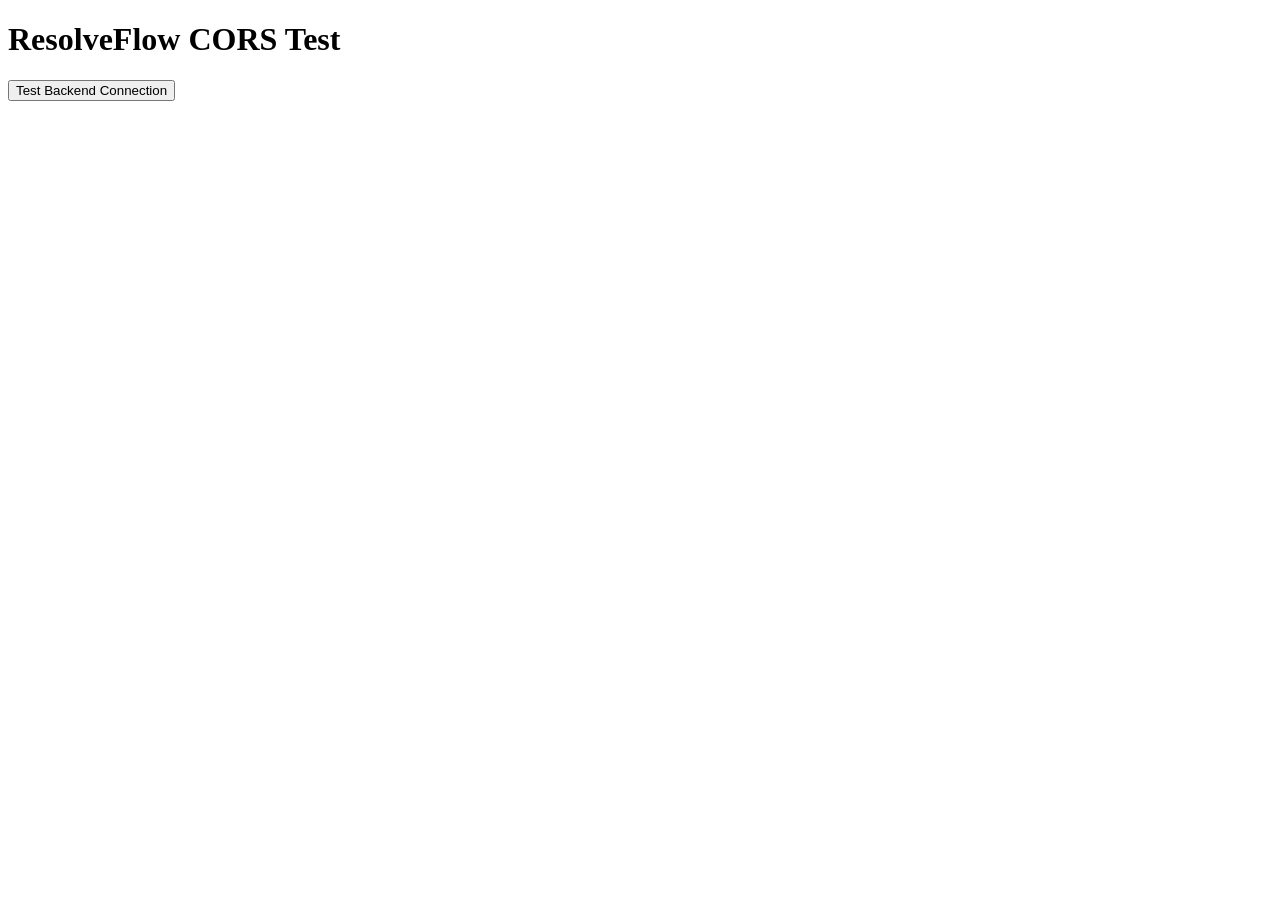
<file: resolveflow-frontend/index.html>
<!DOCTYPE html>
<html lang="en">
<head>
    <meta charset="UTF-8">
    <title>CORS Test</title>
</head>
<body>
    <h1>ResolveFlow CORS Test</h1>
    <button onclick="testConnection()">Test Backend Connection</button>
    <pre id="result"></pre>

    <script>
        async function testConnection() {
            const resultEl = document.getElementById('result');
            resultEl.textContent = 'Testing...';
            try {
                const response = await fetch('http://localhost:8080/api/auth/register', {
                    method: 'POST',
                    headers: {
                        'Content-Type': 'application/json'
                    },
                    body: JSON.stringify({
                        username: 'corstest',
                        email: 'corstest@example.com',
                        password: 'test'
                    })
                });
                const text = await response.text();
                resultEl.textContent = 'Status: ' + response.status + '\n\nResponse body:\n' + text;
            } catch (err) {
                resultEl.textContent = 'Error: ' + err.message + '\n\nThis usually means CORS is blocking the request or the backend is not running.';
            }
        }
    </script>
</body>
</html>
</file>
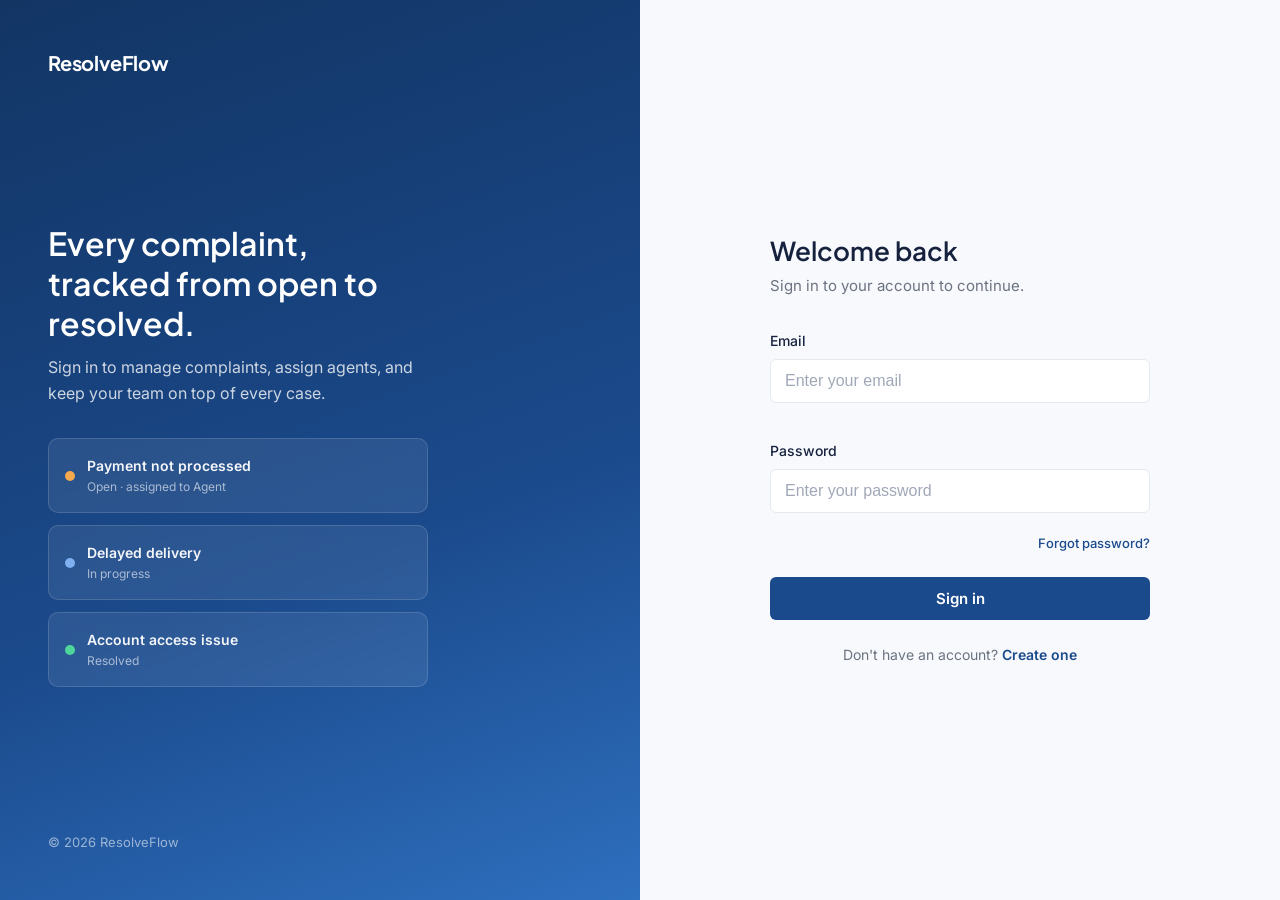
<file: resolveflow-frontend/dashboard.html>
<!DOCTYPE html>
<html lang="en">
<head>
  <meta charset="UTF-8">
  <meta name="viewport" content="width=device-width, initial-scale=1.0">
  <title>Dashboard — ResolveFlow</title>

  <link rel="preconnect" href="https://fonts.googleapis.com">
  <link href="https://fonts.googleapis.com/css2?family=Inter:wght@400;500;600&family=Plus+Jakarta+Sans:wght@600;700&display=swap" rel="stylesheet">

  <link rel="stylesheet" href="css/style.css">
  <link rel="stylesheet" href="css/dashboard.css">
</head>
<body>

  <div class="app-shell">

    <!-- Top nav -->
    <nav class="app-nav">
      <div class="app-nav__logo">ResolveFlow</div>
      <div class="app-nav__right">
        <div class="app-nav__user">
          <div class="app-nav__avatar" id="nav-avatar">?</div>
          <div class="app-nav__user-info">
            <span class="app-nav__user-name" id="nav-name">—</span>
            <span class="app-nav__user-role" id="nav-role">—</span>
          </div>
        </div>
        <button class="app-nav__logout" id="logout-btn">Log out</button>
      </div>
    </nav>

    <!-- Main content -->
    <main class="app-main">
      <div class="app-main__header">
        <div>
          <h1 id="page-title">My Complaints</h1>
          <p id="page-subtitle">Track the status of complaints you've raised.</p>
        </div>
        <button class="btn btn-primary" id="new-complaint-btn">+ New Complaint</button>
      </div>

      <div class="status-filter" id="agent-filter-bar" style="display: none;">
        <button class="status-filter__btn active" data-filter="active">Active</button>
        <button class="status-filter__btn" data-filter="resolved">Resolved</button>
        <button class="status-filter__btn" data-filter="all">All</button>
      </div>

      <div class="loading-text" id="loading-text">Loading…</div>

      <div class="empty-state" id="empty-state" style="display: none;">
        <h3 id="empty-title">No complaints yet</h3>
        <p id="empty-subtitle">When you raise a complaint, it'll show up here.</p>
      </div>

      <div class="complaint-list" id="complaint-list"></div>
    </main>

  </div>

  <!-- New Complaint modal (customer only) -->
  <div class="modal-overlay" id="new-complaint-overlay">
    <div class="modal">
      <div class="modal__header">
        <h2>Raise a complaint</h2>
        <button class="modal__close" id="new-complaint-close" aria-label="Close">&times;</button>
      </div>

      <div class="alert alert-danger" id="new-complaint-alert" role="alert"></div>

      <form id="new-complaint-form" novalidate>
        <div class="field">
          <label for="title">Title</label>
          <input type="text" id="title" name="title" placeholder="Brief summary of the issue" required>
          <span class="field-error"></span>
        </div>

        <div class="field">
          <label for="categoryId">Category</label>
          <select id="categoryId" name="categoryId" required>
            <option value="">Select a category</option>
          </select>
          <span class="field-error"></span>
        </div>

        <div class="field">
          <label for="priority">Priority</label>
          <select id="priority" name="priority" required>
            <option value="">Select priority</option>
            <option value="LOW">Low</option>
            <option value="MEDIUM">Medium</option>
            <option value="HIGH">High</option>
          </select>
          <span class="field-error"></span>
        </div>

        <div class="field">
          <label for="description">Description</label>
          <textarea id="description" name="description" placeholder="Describe the issue in detail" required></textarea>
          <span class="field-error"></span>
        </div>

        <button type="submit" class="btn btn-primary btn-block" id="new-complaint-submit">Submit complaint</button>
      </form>
    </div>
  </div>

  <!-- Complaint detail modal (customer: view only | agent: update status) -->
  <div class="modal-overlay" id="detail-overlay">
    <div class="modal">
      <div class="modal__header">
        <h2 id="detail-title">Complaint details</h2>
        <button class="modal__close" id="detail-close" aria-label="Close">&times;</button>
      </div>

      <div id="detail-body"></div>

      <!-- Agent-only: update status form -->
      <div id="agent-update-section" style="display: none;">
        <div class="detail-section-label">Update status</div>

        <div class="alert alert-danger" id="update-status-alert" role="alert"></div>

        <form id="update-status-form" novalidate>
          <div class="field">
            <label for="status">Status</label>
            <select id="status" name="status" required>
              <option value="APPROVED">Approved</option>
              <option value="REJECTED">Rejected</option>
              <option value="ASSIGNED">Assigned</option>
              <option value="IN_PROGRESS">In progress</option>
              <option value="RESOLVED">Resolved</option>
              <option value="CLOSED">Closed</option>
            </select>
            <span class="field-error"></span>
          </div>

          <div class="field">
            <label for="resolutionRemarks">Resolution remarks</label>
            <textarea id="resolutionRemarks" name="resolutionRemarks" placeholder="Optional notes about this update"></textarea>
            <span class="field-error"></span>
          </div>

          <button type="submit" class="btn btn-primary btn-block" id="update-status-submit">Update status</button>
        </form>
      </div>
    </div>
  </div>

  <script src="js/config.js"></script>
  <script src="js/api.js"></script>
  <script src="js/auth.js"></script>
  <script src="js/dashboard.js"></script>
</body>
</html>
</file>
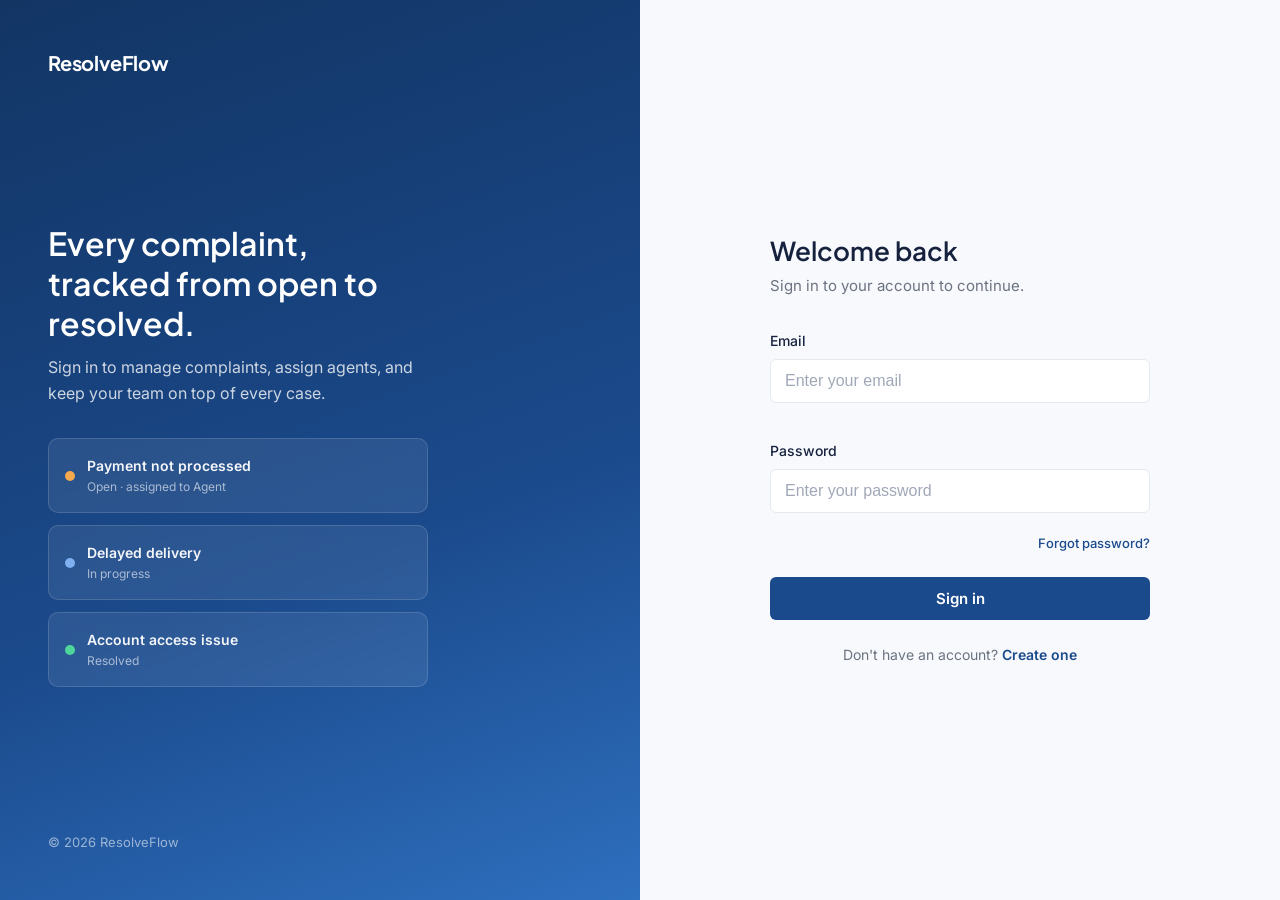
<file: resolveflow-frontend/login.html>
<!DOCTYPE html>
<html lang="en">
<head>
  <meta charset="UTF-8">
  <meta name="viewport" content="width=device-width, initial-scale=1.0">
  <title>Sign in — ResolveFlow</title>
 
  <link rel="preconnect" href="https://fonts.googleapis.com">
  <link href="https://fonts.googleapis.com/css2?family=Inter:wght@400;500;600&family=Plus+Jakarta+Sans:wght@600;700&display=swap" rel="stylesheet">
 
  <link rel="stylesheet" href="css/style.css">
  <link rel="stylesheet" href="css/auth.css">
</head>
<body>
 
  <div class="auth-layout">
 
    <!-- Brand panel -->
    <aside class="auth-brand">
      <div class="auth-brand__logo">ResolveFlow</div>
 
      <div class="auth-brand__body">
        <h1>Every complaint, tracked from open to resolved.</h1>
        <p>Sign in to manage complaints, assign agents, and keep your team on top of every case.</p>
 
        <div class="ticket-stack" aria-hidden="true">
          <div class="ticket-card">
            <span class="ticket-card__dot dot-warning"></span>
            <div class="ticket-card__text">
              <span class="ticket-card__title">Payment not processed</span>
              <span class="ticket-card__meta">Open · assigned to Agent</span>
            </div>
          </div>
          <div class="ticket-card">
            <span class="ticket-card__dot dot-primary"></span>
            <div class="ticket-card__text">
              <span class="ticket-card__title">Delayed delivery</span>
              <span class="ticket-card__meta">In progress</span>
            </div>
          </div>
          <div class="ticket-card">
            <span class="ticket-card__dot dot-success"></span>
            <div class="ticket-card__text">
              <span class="ticket-card__title">Account access issue</span>
              <span class="ticket-card__meta">Resolved</span>
            </div>
          </div>
        </div>
      </div>
 
      <div class="auth-brand__footer">&copy; 2026 ResolveFlow</div>
    </aside>
 
    <!-- Form panel -->
    <main class="auth-form-panel">
      <div class="auth-form-card">
        <div class="auth-form-card__header">
          <h2>Welcome back</h2>
          <p>Sign in to your account to continue.</p>
        </div>
 
        <div class="alert" id="login-alert" role="alert"></div>
 
        <form id="login-form" novalidate>
          <div class="field">
            <label for="email">Email</label>
            <input type="email" id="email" name="email" placeholder="Enter your email" autocomplete="email" required>
            <span class="field-error"></span>
          </div>
 
          <div class="field">
            <label for="password">Password</label>
            <input type="password" id="password" name="password" placeholder="Enter your password" autocomplete="current-password" required>
            <span class="field-error"></span>
          </div>
 
          <div class="auth-form-links">
            <a href="forgot-password.html">Forgot password?</a>
          </div>
 
          <button type="submit" class="btn btn-primary btn-block" id="login-submit">Sign in</button>
        </form>
 
        <div class="auth-form-card__footer">
          Don't have an account? <a href="register.html">Create one</a>
        </div>
      </div>
    </main>
 
  </div>
 
  <script src="js/config.js"></script>
  <script src="js/api.js"></script>
  <script src="js/auth.js"></script>
</body>
</html>
</file>
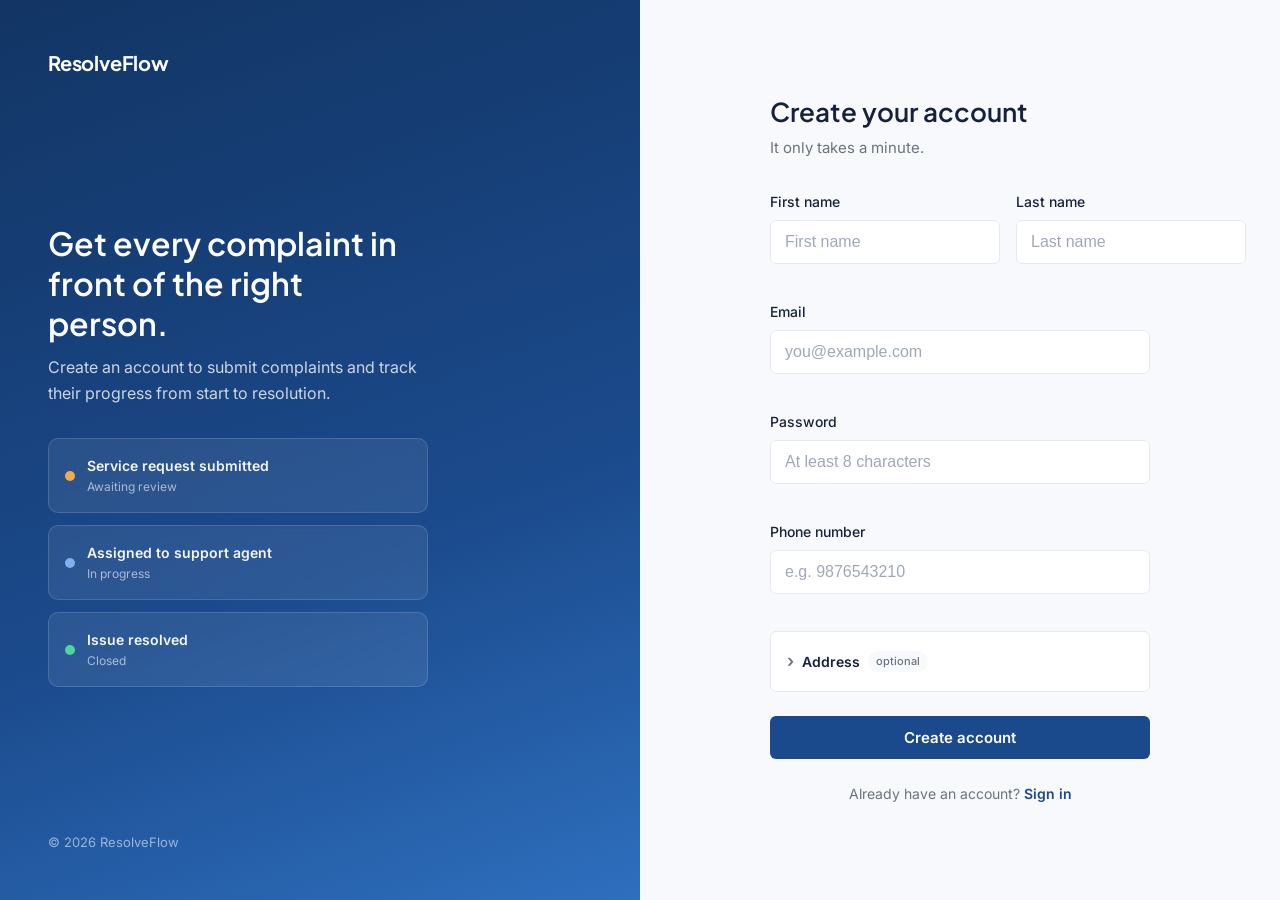
<file: resolveflow-frontend/register.html>
<!DOCTYPE html>
<html lang="en">
<head>
  <meta charset="UTF-8">
  <meta name="viewport" content="width=device-width, initial-scale=1.0">
  <title>Create account — ResolveFlow</title>
 
  <link rel="preconnect" href="https://fonts.googleapis.com">
  <link href="https://fonts.googleapis.com/css2?family=Inter:wght@400;500;600&family=Plus+Jakarta+Sans:wght@600;700&display=swap" rel="stylesheet">
 
  <link rel="stylesheet" href="css/style.css">
  <link rel="stylesheet" href="css/auth.css">
</head>
<body>
 
  <div class="auth-layout">
 
    <!-- Brand panel -->
    <aside class="auth-brand">
      <div class="auth-brand__logo">ResolveFlow</div>
 
      <div class="auth-brand__body">
        <h1>Get every complaint in front of the right person.</h1>
        <p>Create an account to submit complaints and track their progress from start to resolution.</p>
 
        <div class="ticket-stack" aria-hidden="true">
          <div class="ticket-card">
            <span class="ticket-card__dot dot-warning"></span>
            <div class="ticket-card__text">
              <span class="ticket-card__title">Service request submitted</span>
              <span class="ticket-card__meta">Awaiting review</span>
            </div>
          </div>
          <div class="ticket-card">
            <span class="ticket-card__dot dot-primary"></span>
            <div class="ticket-card__text">
              <span class="ticket-card__title">Assigned to support agent</span>
              <span class="ticket-card__meta">In progress</span>
            </div>
          </div>
          <div class="ticket-card">
            <span class="ticket-card__dot dot-success"></span>
            <div class="ticket-card__text">
              <span class="ticket-card__title">Issue resolved</span>
              <span class="ticket-card__meta">Closed</span>
            </div>
          </div>
        </div>
      </div>
 
      <div class="auth-brand__footer">&copy; 2026 ResolveFlow</div>
    </aside>
 
    <!-- Form panel -->
    <main class="auth-form-panel">
      <div class="auth-form-card">
        <div class="auth-form-card__header">
          <h2>Create your account</h2>
          <p>It only takes a minute.</p>
        </div>
 
        <div class="alert alert-danger" id="register-alert" role="alert"></div>
 
        <form id="register-form" novalidate>
 
          <div class="form-row">
            <div class="field">
              <label for="firstName">First name</label>
              <input type="text" id="firstName" name="firstName" placeholder="First name" autocomplete="given-name" required>
              <span class="field-error"></span>
            </div>
 
            <div class="field">
              <label for="lastName">Last name</label>
              <input type="text" id="lastName" name="lastName" placeholder="Last name" autocomplete="family-name" required>
              <span class="field-error"></span>
            </div>
          </div>
 
          <div class="field">
            <label for="email">Email</label>
            <input type="email" id="email" name="email" placeholder="you@example.com" autocomplete="email" required>
            <span class="field-error"></span>
          </div>
 
          <div class="field">
            <label for="password">Password</label>
            <input type="password" id="password" name="password" placeholder="At least 8 characters" autocomplete="new-password" required>
            <span class="field-error"></span>
          </div>
 
          <div class="field">
            <label for="phoneNumber">Phone number</label>
            <input type="tel" id="phoneNumber" name="phoneNumber" placeholder="e.g. 9876543210" autocomplete="tel" required>
            <span class="field-error"></span>
          </div>
 
          <details class="optional-section">
            <summary>Address <span class="optional-tag">optional</span></summary>
 
            <div class="field">
              <label for="addressLine1">Address line 1</label>
              <input type="text" id="addressLine1" name="addressLine1" placeholder="Street address" autocomplete="address-line1">
              <span class="field-error"></span>
            </div>
 
            <div class="field">
              <label for="addressLine2">Address line 2</label>
              <input type="text" id="addressLine2" name="addressLine2" placeholder="Apartment, suite, etc." autocomplete="address-line2">
              <span class="field-error"></span>
            </div>
 
            <div class="form-row">
              <div class="field">
                <label for="city">City</label>
                <input type="text" id="city" name="city" placeholder="City" autocomplete="address-level2">
                <span class="field-error"></span>
              </div>
 
              <div class="field">
                <label for="state">State</label>
                <input type="text" id="state" name="state" placeholder="State" autocomplete="address-level1">
                <span class="field-error"></span>
              </div>
            </div>
 
            <div class="field">
              <label for="postalCode">Postal code</label>
              <input type="text" id="postalCode" name="postalCode" placeholder="Postal code" autocomplete="postal-code">
              <span class="field-error"></span>
            </div>
          </details>
 
          <button type="submit" class="btn btn-primary btn-block" id="register-submit">Create account</button>
        </form>
 
        <div class="auth-form-card__footer">
          Already have an account? <a href="login.html">Sign in</a>
        </div>
      </div>
    </main>
 
  </div>
 
  <script src="js/config.js"></script>
  <script src="js/api.js"></script>
  <script src="js/auth.js"></script>
</body>
</html>
</file>
<file: resolveflow-frontend/css/style.css>
:root {
  /* Brand colors */
  --color-primary: #1B4A8C;
  --color-primary-light: #2E6FBE;
  --color-primary-dark: #123564;
 
  /* Surfaces */
  --color-bg: #F7F9FC;
  --color-surface: #FFFFFF;
  --color-border: #E5E9F0;
 
  /* Text */
  --color-text: #16213E;
  --color-text-muted: #6B7280;
  --color-text-inverse: #FFFFFF;
 
  /* Status colors (used for complaint states across the app) */
  --color-success: #1F9D6E;
  --color-success-bg: #E7F6EF;
  --color-warning: #E8912D;
  --color-warning-bg: #FDF1E3;
  --color-danger: #E24C4B;
  --color-danger-bg: #FCEAEA;
 
  /* Typography */
  --font-heading: 'Plus Jakarta Sans', sans-serif;
  --font-body: 'Inter', sans-serif;
 
  /* Spacing scale */
  --space-1: 4px;
  --space-2: 8px;
  --space-3: 12px;
  --space-4: 16px;
  --space-5: 24px;
  --space-6: 32px;
  --space-7: 48px;
  --space-8: 64px;
 
  /* Radius */
  --radius-sm: 6px;
  --radius-md: 10px;
  --radius-lg: 16px;
 
  /* Shadow */
  --shadow-sm: 0 1px 2px rgba(22, 33, 62, 0.06);
  --shadow-md: 0 4px 16px rgba(22, 33, 62, 0.08);
  --shadow-lg: 0 12px 32px rgba(22, 33, 62, 0.12);
 
  /* Transitions */
  --transition-fast: 150ms ease;
  --transition-base: 220ms ease;
}
 
/* ---- Reset ---- */
*,
*::before,
*::after {
  box-sizing: border-box;
  margin: 0;
  padding: 0;
}
 
html {
  -webkit-text-size-adjust: 100%;
}
 
body {
  font-family: var(--font-body);
  color: var(--color-text);
  background: var(--color-bg);
  line-height: 1.5;
  -webkit-font-smoothing: antialiased;
}
 
img {
  max-width: 100%;
  display: block;
}
 
a {
  color: inherit;
  text-decoration: none;
}
 
button {
  font-family: inherit;
  cursor: pointer;
  border: none;
  background: none;
}
 
input,
button {
  font-size: 1rem;
}
 
/* ---- Typography ---- */
h1, h2, h3, h4 {
  font-family: var(--font-heading);
  color: var(--color-text);
  font-weight: 600;
  line-height: 1.25;
}
 
/* ---- Shared form elements ---- */
.field {
  display: flex;
  flex-direction: column;
  gap: var(--space-2);
  margin-bottom: var(--space-4);
}
 
.field label {
  font-size: 0.875rem;
  font-weight: 500;
  color: var(--color-text);
}
 
.field input {
  padding: 12px 14px;
  border: 1.5px solid var(--color-border);
  border-radius: var(--radius-sm);
  background: var(--color-surface);
  color: var(--color-text);
  transition: border-color var(--transition-fast), box-shadow var(--transition-fast);
}
 
.field input:focus {
  outline: none;
  border-color: var(--color-primary-light);
  box-shadow: 0 0 0 3px rgba(46, 111, 190, 0.15);
}
 
.field input::placeholder {
  color: #A0A8B8;
}
 
.field-error {
  font-size: 0.8125rem;
  color: var(--color-danger);
  min-height: 1em;
}
 
.field.has-error input {
  border-color: var(--color-danger);
}
 
.field.has-error input:focus {
  box-shadow: 0 0 0 3px rgba(226, 76, 75, 0.15);
}
 
/* ---- Buttons ---- */
.btn {
  display: inline-flex;
  align-items: center;
  justify-content: center;
  gap: var(--space-2);
  padding: 12px 20px;
  border-radius: var(--radius-sm);
  font-weight: 600;
  font-size: 0.9375rem;
  transition: background var(--transition-fast), transform var(--transition-fast), box-shadow var(--transition-fast);
}
 
.btn-primary {
  background: var(--color-primary);
  color: var(--color-text-inverse);
}
 
.btn-primary:hover {
  background: var(--color-primary-light);
}
 
.btn-primary:active {
  transform: translateY(1px);
}
 
.btn-primary:disabled {
  background: #A0A8B8;
  cursor: not-allowed;
  transform: none;
}
 
.btn-block {
  width: 100%;
}
 
/* ---- Status badges (reused later for complaint states) ---- */
.badge {
  display: inline-flex;
  align-items: center;
  gap: 6px;
  padding: 4px 10px;
  border-radius: 999px;
  font-size: 0.75rem;
  font-weight: 600;
}
 
.badge-success {
  background: var(--color-success-bg);
  color: var(--color-success);
}
 
.badge-warning {
  background: var(--color-warning-bg);
  color: var(--color-warning);
}
 
.badge-danger {
  background: var(--color-danger-bg);
  color: var(--color-danger);
}
 
.badge-primary {
  background: #E8F0FB;
  color: var(--color-primary);
}
 
.badge-neutral {
  background: #EEF1F6;
  color: var(--color-text-muted);
}
 
/* ---- Alert banner (for form-level errors, success messages) ---- */
.alert {
  padding: 12px 14px;
  border-radius: var(--radius-sm);
  font-size: 0.875rem;
  margin-bottom: var(--space-4);
  display: none;
}
 
.alert.visible {
  display: block;
}
 
.alert-danger {
  background: var(--color-danger-bg);
  color: var(--color-danger);
  border: 1px solid rgba(226, 76, 75, 0.25);
}
 
.alert-success {
  background: var(--color-success-bg);
  color: var(--color-success);
  border: 1px solid rgba(31, 157, 110, 0.25);
}
 
/* ---- Accessibility ---- */
:focus-visible {
  outline: 2px solid var(--color-primary-light);
  outline-offset: 2px;
}
 
@media (prefers-reduced-motion: reduce) {
  * {
    transition: none !important;
    animation: none !important;
  }
}
</file>
<file: resolveflow-frontend/css/dashboard.css>
.app-shell {
  min-height: 100vh;
  display: flex;
  flex-direction: column;
}

/* ---- Top nav ---- */
.app-nav {
  background: var(--color-surface);
  border-bottom: 1px solid var(--color-border);
  padding: var(--space-4) var(--space-6);
  display: flex;
  align-items: center;
  justify-content: space-between;
}

.app-nav__logo {
  font-family: var(--font-heading);
  font-size: 1.125rem;
  font-weight: 700;
  color: var(--color-primary);
}

.app-nav__right {
  display: flex;
  align-items: center;
  gap: var(--space-4);
}

.app-nav__user {
  display: flex;
  align-items: center;
  gap: var(--space-3);
}

.app-nav__avatar {
  width: 36px;
  height: 36px;
  border-radius: 50%;
  background: var(--color-primary);
  color: var(--color-text-inverse);
  display: flex;
  align-items: center;
  justify-content: center;
  font-weight: 600;
  font-size: 0.875rem;
  flex-shrink: 0;
}

.app-nav__user-info {
  display: flex;
  flex-direction: column;
  line-height: 1.3;
}

.app-nav__user-name {
  font-size: 0.875rem;
  font-weight: 600;
  color: var(--color-text);
}

.app-nav__user-role {
  font-size: 0.75rem;
  color: var(--color-text-muted);
}

.app-nav__logout {
  font-size: 0.875rem;
  font-weight: 600;
  color: var(--color-text-muted);
  padding: 8px 14px;
  border-radius: var(--radius-sm);
  border: 1px solid var(--color-border);
  transition: color var(--transition-fast), border-color var(--transition-fast);
}

.app-nav__logout:hover {
  color: var(--color-danger);
  border-color: var(--color-danger);
}

/* ---- Main content ---- */
.app-main {
  flex: 1;
  padding: var(--space-6);
  max-width: 1080px;
  width: 100%;
  margin: 0 auto;
}

.app-main__header {
  display: flex;
  align-items: flex-start;
  justify-content: space-between;
  margin-bottom: var(--space-6);
  gap: var(--space-4);
  flex-wrap: wrap;
}

.app-main__header h1 {
  font-size: 1.5rem;
  margin-bottom: var(--space-1);
}

.app-main__header p {
  color: var(--color-text-muted);
  font-size: 0.9375rem;
}

/* ---- Status filter chips (agent view) ---- */
.status-filter {
  display: flex;
  gap: var(--space-2);
  margin-bottom: var(--space-5);
}

.status-filter__btn {
  padding: 8px 16px;
  border-radius: 999px;
  font-size: 0.8125rem;
  font-weight: 600;
  color: var(--color-text-muted);
  border: 1px solid var(--color-border);
  transition: background var(--transition-fast), color var(--transition-fast), border-color var(--transition-fast);
}

.status-filter__btn:hover {
  color: var(--color-text);
}

.status-filter__btn.active {
  background: var(--color-primary);
  color: var(--color-text-inverse);
  border-color: var(--color-primary);
}

/* ---- Empty state ---- */
.empty-state {
  background: var(--color-surface);
  border: 1px dashed var(--color-border);
  border-radius: var(--radius-lg);
  padding: var(--space-8) var(--space-6);
  text-align: center;
  color: var(--color-text-muted);
}

.empty-state h3 {
  color: var(--color-text);
  margin-bottom: var(--space-2);
  font-size: 1.0625rem;
}

/* ---- Complaint list/cards ---- */
.complaint-list {
  display: flex;
  flex-direction: column;
  gap: var(--space-3);
}

.complaint-card {
  background: var(--color-surface);
  border: 1px solid var(--color-border);
  border-radius: var(--radius-md);
  padding: var(--space-5);
  cursor: pointer;
  transition: box-shadow var(--transition-fast), border-color var(--transition-fast);
}

.complaint-card:hover {
  box-shadow: var(--shadow-sm);
  border-color: #C9D3E3;
}

.complaint-card__top {
  display: flex;
  align-items: flex-start;
  justify-content: space-between;
  gap: var(--space-3);
  margin-bottom: var(--space-2);
}

.complaint-card__title {
  font-size: 1rem;
  font-weight: 600;
  color: var(--color-text);
}

.complaint-card__number {
  font-size: 0.75rem;
  color: var(--color-text-muted);
  font-family: monospace;
}

.complaint-card__badges {
  display: flex;
  gap: var(--space-2);
  flex-shrink: 0;
}

.complaint-card__meta {
  display: flex;
  gap: var(--space-4);
  font-size: 0.8125rem;
  color: var(--color-text-muted);
  flex-wrap: wrap;
}

.complaint-card__meta span {
  display: flex;
  align-items: center;
  gap: 4px;
}

/* ---- Loading state ---- */
.loading-text {
  color: var(--color-text-muted);
  font-size: 0.9375rem;
  padding: var(--space-5) 0;
}

/* ---- Modal ---- */
.modal-overlay {
  position: fixed;
  inset: 0;
  background: rgba(22, 33, 62, 0.45);
  display: none;
  align-items: center;
  justify-content: center;
  padding: var(--space-5);
  z-index: 100;
}

.modal-overlay.visible {
  display: flex;
}

.modal {
  background: var(--color-surface);
  border-radius: var(--radius-lg);
  box-shadow: var(--shadow-lg);
  width: 100%;
  max-width: 520px;
  max-height: 88vh;
  overflow-y: auto;
  padding: var(--space-6);
}

.modal__header {
  display: flex;
  align-items: flex-start;
  justify-content: space-between;
  margin-bottom: var(--space-5);
  gap: var(--space-3);
}

.modal__header h2 {
  font-size: 1.25rem;
}

.modal__close {
  font-size: 1.25rem;
  color: var(--color-text-muted);
  line-height: 1;
  padding: 4px;
  flex-shrink: 0;
}

.modal__close:hover {
  color: var(--color-text);
}

.field textarea {
  padding: 12px 14px;
  border: 1.5px solid var(--color-border);
  border-radius: var(--radius-sm);
  background: var(--color-surface);
  color: var(--color-text);
  font-family: inherit;
  resize: vertical;
  min-height: 90px;
  transition: border-color var(--transition-fast), box-shadow var(--transition-fast);
}

.field textarea:focus {
  outline: none;
  border-color: var(--color-primary-light);
  box-shadow: 0 0 0 3px rgba(46, 111, 190, 0.15);
}

.field select {
  padding: 12px 14px;
  border: 1.5px solid var(--color-border);
  border-radius: var(--radius-sm);
  background: var(--color-surface);
  color: var(--color-text);
  font-family: inherit;
}

.field select:focus {
  outline: none;
  border-color: var(--color-primary-light);
  box-shadow: 0 0 0 3px rgba(46, 111, 190, 0.15);
}

/* ---- Detail view (inside modal) ---- */
.detail-row {
  display: flex;
  justify-content: space-between;
  gap: var(--space-4);
  padding: var(--space-3) 0;
  border-bottom: 1px solid var(--color-border);
  font-size: 0.875rem;
}

.detail-row:last-child {
  border-bottom: none;
}

.detail-row__label {
  color: var(--color-text-muted);
  flex-shrink: 0;
}

.detail-row__value {
  color: var(--color-text);
  text-align: right;
  font-weight: 500;
}

.detail-description {
  margin: var(--space-4) 0;
  padding: var(--space-4);
  background: var(--color-bg);
  border-radius: var(--radius-sm);
  font-size: 0.875rem;
  line-height: 1.6;
  white-space: pre-wrap;
}

.detail-section-label {
  font-size: 0.8125rem;
  font-weight: 600;
  color: var(--color-text-muted);
  margin-top: var(--space-5);
  margin-bottom: var(--space-2);
  text-transform: uppercase;
  letter-spacing: 0.03em;
}

/* ---- Responsive ---- */
@media (max-width: 640px) {
  .app-nav {
    padding: var(--space-3) var(--space-4);
  }

  .app-nav__user-info {
    display: none;
  }

  .app-main {
    padding: var(--space-4);
  }

  .complaint-card__top {
    flex-direction: column;
  }
}
</file>
<file: resolveflow-frontend/css/auth.css>
.auth-layout {
  min-height: 100vh;
  display: grid;
  grid-template-columns: 1fr 1fr;
}
 
/* ---- Brand panel ---- */
.auth-brand {
  background: linear-gradient(160deg, var(--color-primary-dark) 0%, var(--color-primary) 60%, var(--color-primary-light) 100%);
  color: var(--color-text-inverse);
  display: flex;
  flex-direction: column;
  justify-content: space-between;
  padding: var(--space-7);
}
 
.auth-brand__logo {
  font-family: var(--font-heading);
  font-size: 1.25rem;
  font-weight: 700;
  letter-spacing: -0.01em;
}
 
.auth-brand__body {
  max-width: 380px;
}
 
.auth-brand__body h1 {
  color: var(--color-text-inverse);
  font-size: 2rem;
  margin-bottom: var(--space-3);
}
 
.auth-brand__body p {
  color: rgba(255, 255, 255, 0.78);
  font-size: 1rem;
  line-height: 1.6;
}
 
/* Decorative "ticket stack" — grounded in what ResolveFlow actually does:
   a queue of complaints moving through open -> in-progress -> resolved */
.ticket-stack {
  display: flex;
  flex-direction: column;
  gap: var(--space-3);
  margin-top: var(--space-6);
}
 
.ticket-card {
  background: rgba(255, 255, 255, 0.08);
  border: 1px solid rgba(255, 255, 255, 0.14);
  border-radius: var(--radius-md);
  padding: var(--space-4);
  backdrop-filter: blur(6px);
  display: flex;
  align-items: center;
  gap: var(--space-3);
}
 
.ticket-card__dot {
  width: 10px;
  height: 10px;
  border-radius: 50%;
  flex-shrink: 0;
}
 
.ticket-card__dot.dot-warning { background: #F4A94F; }
.ticket-card__dot.dot-primary { background: #7EB0F2; }
.ticket-card__dot.dot-success { background: #4FD69A; }
 
.ticket-card__text {
  display: flex;
  flex-direction: column;
  gap: 2px;
}
 
.ticket-card__title {
  font-size: 0.875rem;
  font-weight: 600;
  color: rgba(255, 255, 255, 0.95);
}
 
.ticket-card__meta {
  font-size: 0.75rem;
  color: rgba(255, 255, 255, 0.6);
}
 
.auth-brand__footer {
  font-size: 0.8125rem;
  color: rgba(255, 255, 255, 0.55);
}
 
/* ---- Form panel ---- */
.auth-form-panel {
  display: flex;
  align-items: center;
  justify-content: center;
  padding: var(--space-6);
  background: var(--color-bg);
}
 
.auth-form-card {
  width: 100%;
  max-width: 380px;
}
 
.auth-form-card__header {
  margin-bottom: var(--space-6);
}
 
.auth-form-card__header h2 {
  font-size: 1.625rem;
  margin-bottom: var(--space-2);
}
 
.auth-form-card__header p {
  color: var(--color-text-muted);
  font-size: 0.9375rem;
}
 
.auth-form-card__footer {
  margin-top: var(--space-5);
  text-align: center;
  font-size: 0.875rem;
  color: var(--color-text-muted);
}
 
.auth-form-card__footer a {
  color: var(--color-primary);
  font-weight: 600;
}
 
.auth-form-card__footer a:hover {
  text-decoration: underline;
}
 
.auth-form-links {
  display: flex;
  justify-content: flex-end;
  margin-bottom: var(--space-5);
  margin-top: calc(var(--space-4) * -1);
}
 
.auth-form-links a {
  font-size: 0.8125rem;
  color: var(--color-primary);
  font-weight: 500;
}
 
.auth-form-links a:hover {
  text-decoration: underline;
}
 
/* ---- Two-column field rows (register page) ---- */
.form-row {
  display: grid;
  grid-template-columns: 1fr 1fr;
  gap: var(--space-4);
}
 
.form-row .field {
  margin-bottom: var(--space-4);
}
 
/* ---- Optional address section (register page) ---- */
.optional-section {
  border: 1px solid var(--color-border);
  border-radius: var(--radius-sm);
  padding: var(--space-3) var(--space-4);
  margin-bottom: var(--space-5);
  background: var(--color-surface);
}
 
.optional-section summary {
  cursor: pointer;
  font-size: 0.875rem;
  font-weight: 600;
  color: var(--color-text);
  list-style: none;
  display: flex;
  align-items: center;
  gap: var(--space-2);
  padding: var(--space-1) 0;
}
 
.optional-section summary::-webkit-details-marker {
  display: none;
}
 
.optional-section summary::before {
  content: '›';
  display: inline-block;
  font-size: 1.1rem;
  color: var(--color-text-muted);
  transition: transform var(--transition-fast);
}
 
.optional-section[open] summary::before {
  transform: rotate(90deg);
}
 
.optional-tag {
  font-size: 0.6875rem;
  font-weight: 500;
  color: var(--color-text-muted);
  background: var(--color-bg);
  padding: 2px 8px;
  border-radius: 999px;
}
 
.optional-section .field {
  margin-top: var(--space-4);
  margin-bottom: 0;
}
 
.optional-section .form-row {
  margin-top: var(--space-4);
}
 
.optional-section .form-row .field {
  margin-top: 0;
}
 
/* ---- Responsive ---- */
@media (max-width: 860px) {
  .auth-layout {
    grid-template-columns: 1fr;
  }
 
  .auth-brand {
    display: none;
  }
 
  .auth-form-panel {
    padding: var(--space-5);
  }
 
  .form-row {
    grid-template-columns: 1fr;
    gap: 0;
  }
}
</file>
